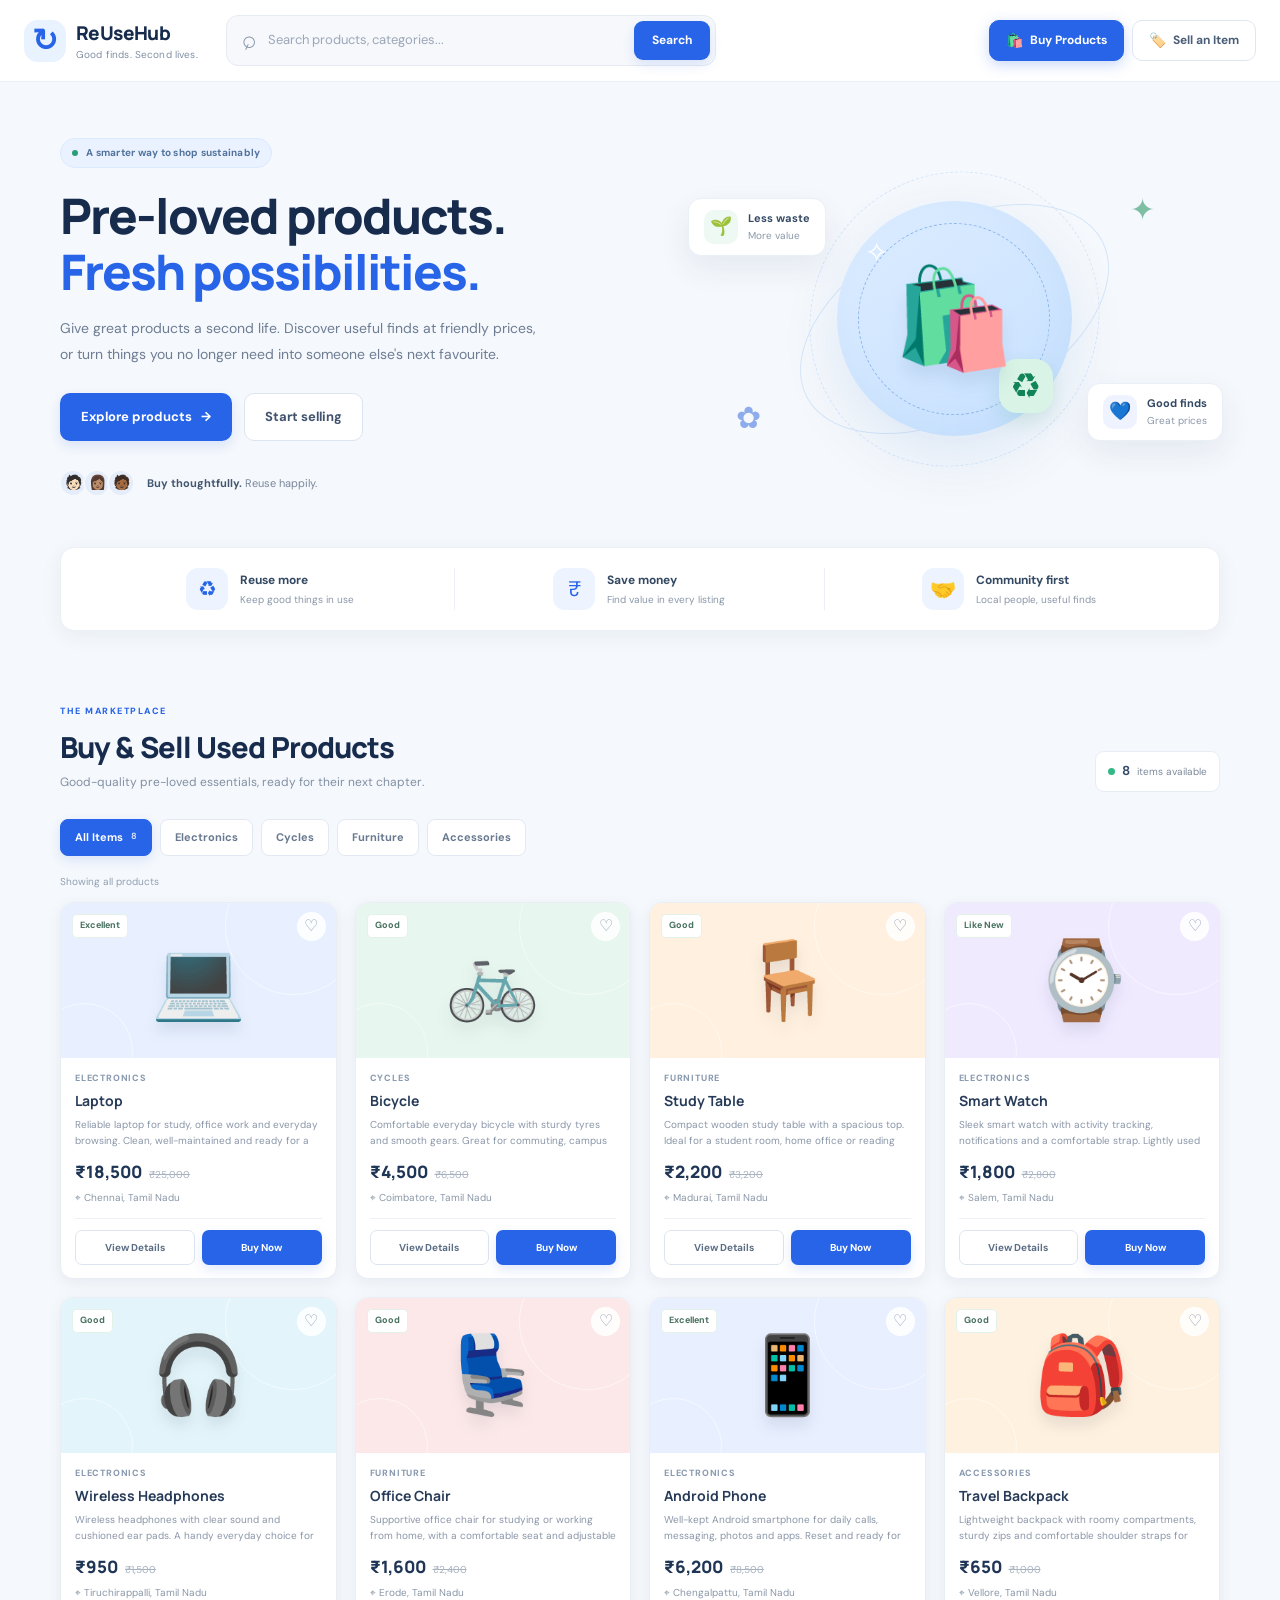
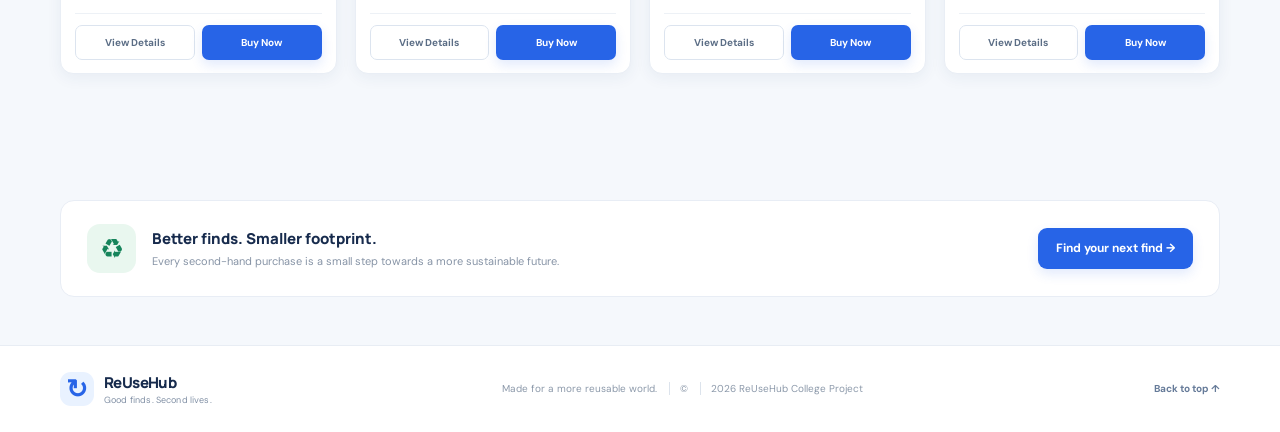
<file: index.html>
<!DOCTYPE html>
<html lang="en">
<head>
  <meta charset="UTF-8">
  <meta name="viewport" content="width=device-width, initial-scale=1.0">
  <meta name="description" content="ReUseHub — good finds, second lives. Buy and sell quality pre-loved products.">
  <title>ReUseHub | Buy Pre-Loved Products</title>
  <link rel="stylesheet" href="style.css?v=3">
</head>
<body data-page="buy">
  <header class="site-header">
    <div class="header-inner">
      <a class="brand" href="index.html" aria-label="ReUseHub home">
        <span class="brand-mark">↻</span>
        <span class="brand-copy"><strong>ReUseHub</strong><small>Good finds. Second lives.</small></span>
      </a>
      <form class="search-bar" id="searchForm" role="search">
        <span aria-hidden="true">⌕</span>
        <input id="searchInput" type="search" placeholder="Search products, categories..." aria-label="Search products">
        <button class="btn btn-primary search-button" type="submit">Search</button>
      </form>
      <nav class="header-nav" aria-label="Main navigation">
        <a class="nav-tab active" id="tabBuy" href="index.html">
          <span class="tab-icon">🛍️</span> Buy Products
        </a>
        <a class="nav-tab" id="tabSell" href="sell.html">
          <span class="tab-icon">🏷️</span> Sell an Item
        </a>
      </nav>
    </div>
  </header>

  <!-- ==================== BUY PRODUCTS PAGE ==================== -->
  <main id="pageBuy">
    <section class="hero container" id="home">
      <div class="hero-content">
        <span class="eyebrow"><span class="eyebrow-dot"></span> A smarter way to shop sustainably</span>
        <h1>Pre-loved products.<br><span>Fresh possibilities.</span></h1>
        <p>Give great products a second life. Discover useful finds at friendly prices, or turn things you no longer need into someone else's next favourite.</p>
        <div class="hero-actions">
          <a href="#products" class="btn btn-primary btn-large">Explore products <span>→</span></a>
          <a href="sell.html" class="btn btn-outline btn-large">Start selling</a>
        </div>
        <div class="hero-proof">
          <div class="proof-avatars"><span>🧑🏻</span><span>👩🏽</span><span>🧑🏾</span></div>
          <span><strong>Buy thoughtfully.</strong> Reuse happily.</span>
        </div>
      </div>
      <div class="hero-art" aria-label="Illustration of sustainable shopping">
        <div class="art-orbit orbit-one"></div><div class="art-orbit orbit-two"></div>
        <div class="art-leaf leaf-one">✦</div><div class="art-leaf leaf-two">✿</div>
        <div class="art-circle"><span class="art-spark">✧</span><span class="art-bag">🛍️</span><span class="art-recycle">♻</span></div>
        <div class="floating-card floating-top"><span class="float-icon">🌱</span><span><b>Less waste</b><small>More value</small></span></div>
        <div class="floating-card floating-bottom"><span class="float-icon">💙</span><span><b>Good finds</b><small>Great prices</small></span></div>
      </div>
    </section>

    <section class="benefit-strip container" aria-label="Marketplace benefits">
      <div><span class="benefit-icon">♻</span><span><b>Reuse more</b><small>Keep good things in use</small></span></div>
      <div><span class="benefit-icon">₹</span><span><b>Save money</b><small>Find value in every listing</small></span></div>
      <div><span class="benefit-icon">🤝</span><span><b>Community first</b><small>Local people, useful finds</small></span></div>
    </section>

    <section class="products-section container" id="products">
      <div class="section-heading">
        <div><span class="section-kicker">THE MARKETPLACE</span><h2>Buy &amp; Sell Used Products</h2><p>Good-quality pre-loved essentials, ready for their next chapter.</p></div>
        <div class="listing-count"><span class="count-dot"></span><strong id="productCount">8</strong> items available</div>
      </div>
      <div class="filter-row" role="group" aria-label="Filter products by category">
        <button class="filter-chip active" data-category="All Items" type="button">All Items <span class="chip-count" id="allCount">8</span></button>
        <button class="filter-chip" data-category="Electronics" type="button">Electronics</button>
        <button class="filter-chip" data-category="Cycles" type="button">Cycles</button>
        <button class="filter-chip" data-category="Furniture" type="button">Furniture</button>
        <button class="filter-chip" data-category="Accessories" type="button">Accessories</button>
      </div>
      <div class="results-meta"><span id="resultsLabel">Showing all products</span><button id="clearSearch" class="text-button" type="button" hidden>Clear search ×</button></div>
      <div class="product-grid" id="productGrid" aria-live="polite"></div>
      <div class="empty-state" id="emptyState" hidden><span>🔎</span><h3>No products found</h3><p>Try another keyword or choose a different category.</p><button class="btn btn-outline" id="resetFilters" type="button">Show all products</button></div>
    </section>

    <section class="bottom-cta container"><div class="cta-icon">♻</div><div><h3>Better finds. Smaller footprint.</h3><p>Every second-hand purchase is a small step towards a more sustainable future.</p></div><a href="#products" class="btn btn-primary">Find your next find →</a></section>
  </main>

  <footer class="site-footer">
    <div class="container footer-inner">
      <a class="brand footer-brand" href="index.html">
        <span class="brand-mark">↻</span>
        <span class="brand-copy"><strong>ReUseHub</strong><small>Good finds. Second lives.</small></span>
      </a>
      <p>Made for a more reusable world. <span>© <span id="year"></span> ReUseHub College Project</span></p>
      <a href="#home" class="back-top">Back to top ↑</a>
    </div>
  </footer>

  <!-- MODALS -->
  <div class="modal-backdrop" id="modalBackdrop" hidden>
    <section class="modal" role="dialog" aria-modal="true" aria-labelledby="modalTitle">
      <button class="modal-close" id="modalClose" type="button" aria-label="Close dialog">×</button>
      <div id="modalContent"></div>
    </section>
  </div>
  <div class="toast" id="toast" role="status" aria-live="polite"></div>

  <script src="script.js?v=3"></script>
</body>
</html>
</file>
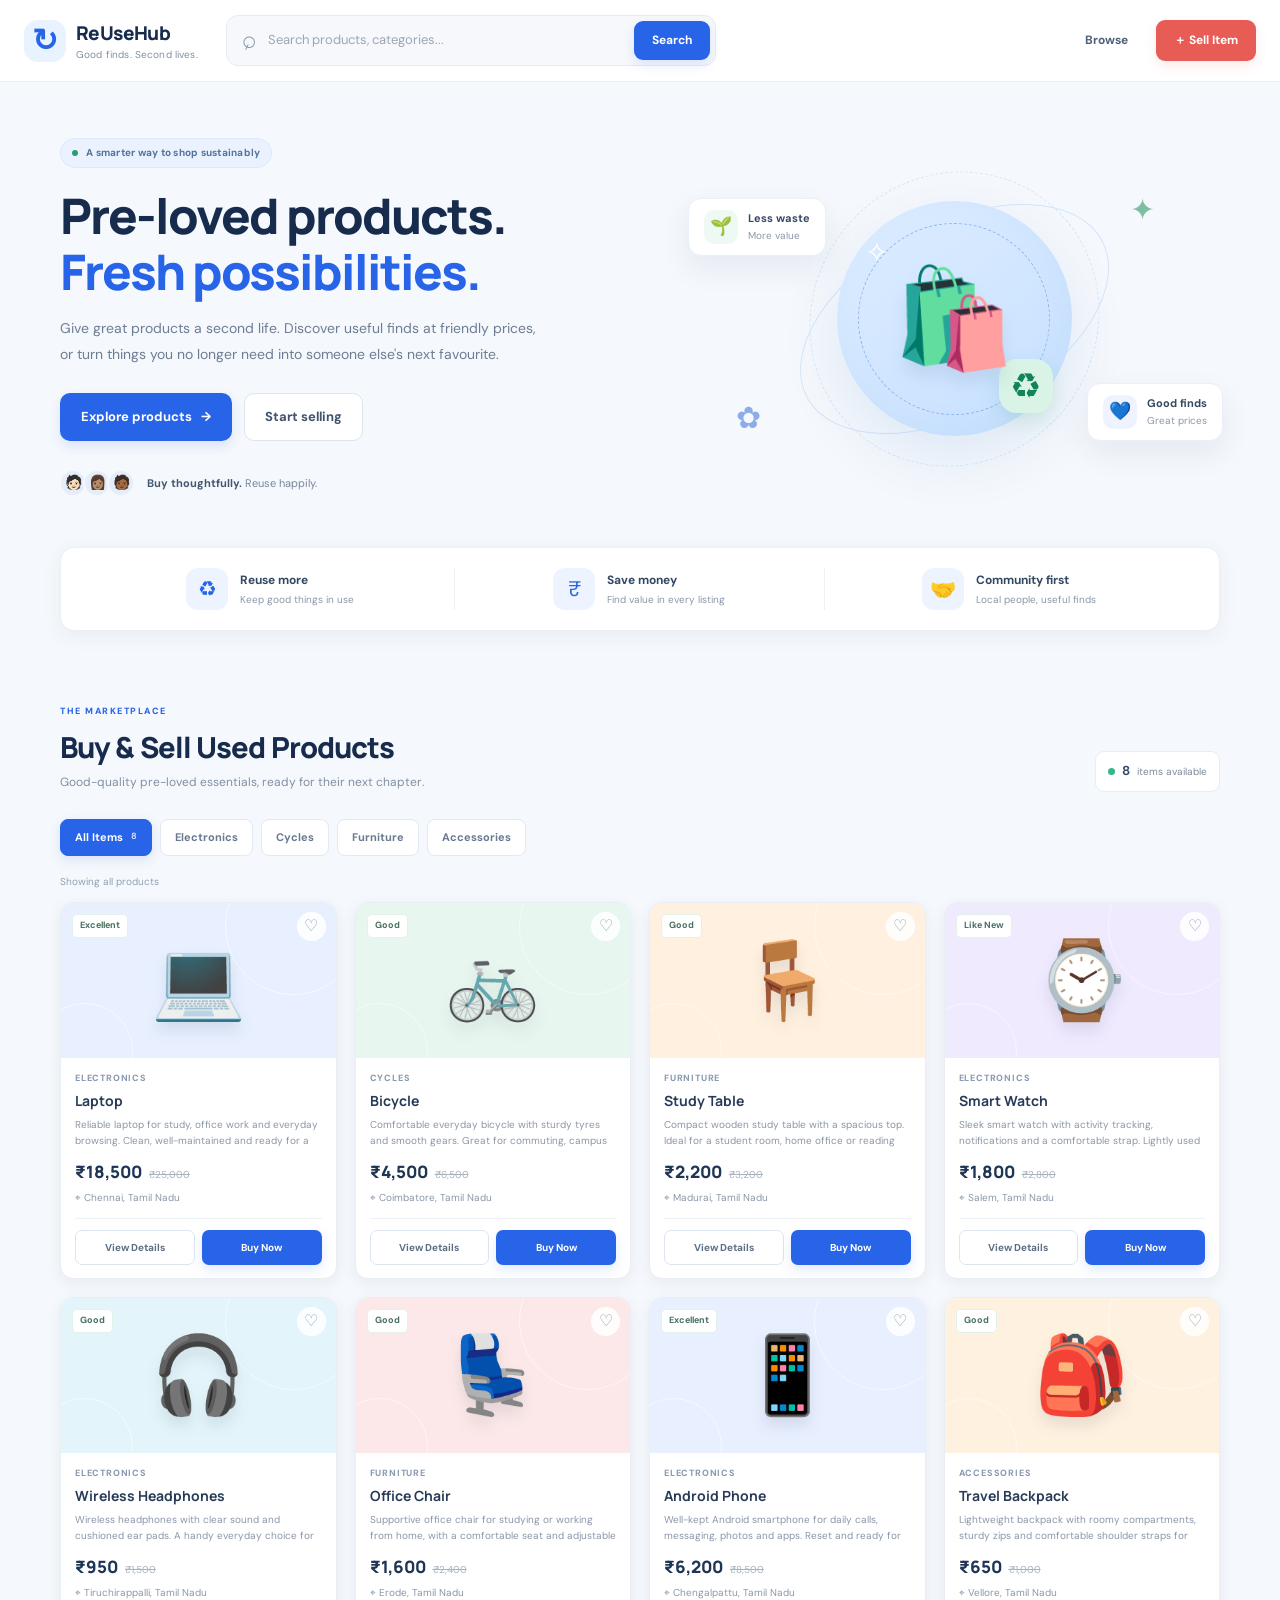
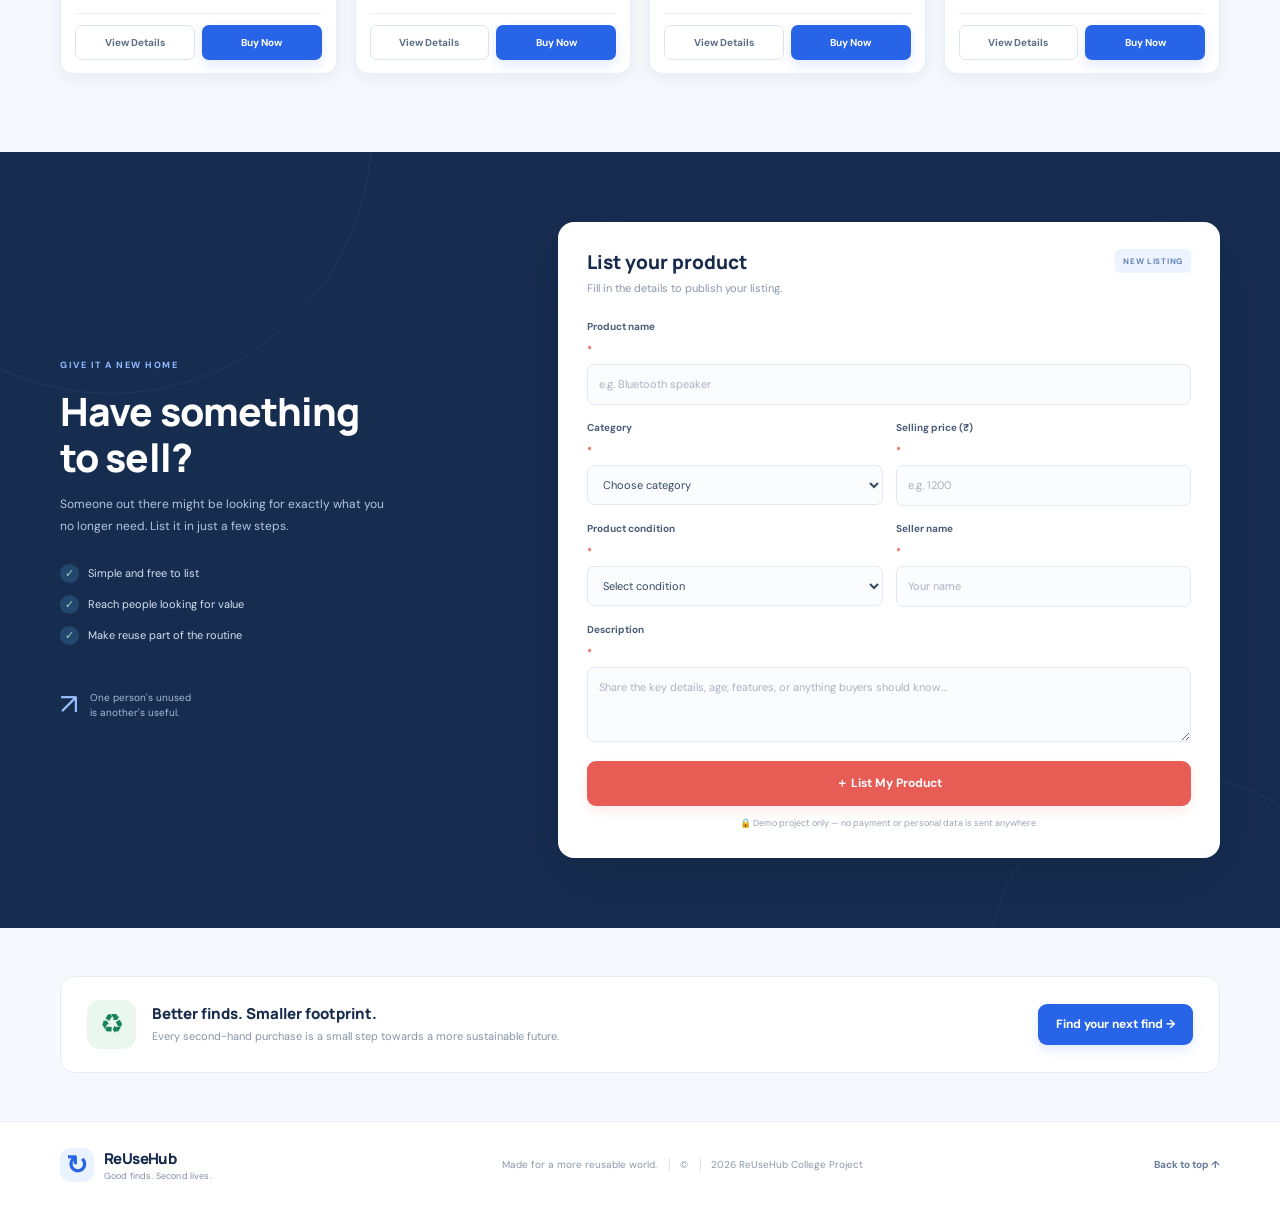
<file: backup_original/index.html>
<!DOCTYPE html>
<html lang="en">
<head>
  <meta charset="UTF-8">
  <meta name="viewport" content="width=device-width, initial-scale=1.0">
  <meta name="description" content="ReUseHub — good finds, second lives. Buy and sell quality pre-loved products.">
  <title>ReUseHub | Good finds. Second lives.</title>
  <link rel="stylesheet" href="style.css">
</head>
<body>
  <header class="site-header">
    <div class="header-inner">
      <a class="brand" href="#home" aria-label="ReUseHub home">
        <span class="brand-mark">↻</span>
        <span class="brand-copy"><strong>ReUseHub</strong><small>Good finds. Second lives.</small></span>
      </a>
      <form class="search-bar" id="searchForm" role="search">
        <span aria-hidden="true">⌕</span>
        <input id="searchInput" type="search" placeholder="Search products, categories..." aria-label="Search products">
        <button class="btn btn-primary search-button" type="submit">Search</button>
      </form>
      <nav class="header-actions" aria-label="Main navigation">
        <a class="btn btn-quiet" href="#products">Browse</a>
        <a class="btn btn-sell" href="#sell">＋ Sell Item</a>
      </nav>
    </div>
  </header>

  <main id="home">
    <section class="hero container">
      <div class="hero-content">
        <span class="eyebrow"><span class="eyebrow-dot"></span> A smarter way to shop sustainably</span>
        <h1>Pre-loved products.<br><span>Fresh possibilities.</span></h1>
        <p>Give great products a second life. Discover useful finds at friendly prices, or turn things you no longer need into someone else's next favourite.</p>
        <div class="hero-actions">
          <a href="#products" class="btn btn-primary btn-large">Explore products <span>→</span></a>
          <a href="#sell" class="btn btn-outline btn-large">Start selling</a>
        </div>
        <div class="hero-proof">
          <div class="proof-avatars"><span>🧑🏻</span><span>👩🏽</span><span>🧑🏾</span></div>
          <span><strong>Buy thoughtfully.</strong> Reuse happily.</span>
        </div>
      </div>
      <div class="hero-art" aria-label="Illustration of sustainable shopping">
        <div class="art-orbit orbit-one"></div><div class="art-orbit orbit-two"></div>
        <div class="art-leaf leaf-one">✦</div><div class="art-leaf leaf-two">✿</div>
        <div class="art-circle"><span class="art-spark">✧</span><span class="art-bag">🛍️</span><span class="art-recycle">♻</span></div>
        <div class="floating-card floating-top"><span class="float-icon">🌱</span><span><b>Less waste</b><small>More value</small></span></div>
        <div class="floating-card floating-bottom"><span class="float-icon">💙</span><span><b>Good finds</b><small>Great prices</small></span></div>
      </div>
    </section>

    <section class="benefit-strip container" aria-label="Marketplace benefits">
      <div><span class="benefit-icon">♻</span><span><b>Reuse more</b><small>Keep good things in use</small></span></div>
      <div><span class="benefit-icon">₹</span><span><b>Save money</b><small>Find value in every listing</small></span></div>
      <div><span class="benefit-icon">🤝</span><span><b>Community first</b><small>Local people, useful finds</small></span></div>
    </section>

    <section class="products-section container" id="products">
      <div class="section-heading">
        <div><span class="section-kicker">THE MARKETPLACE</span><h2>Buy &amp; Sell Used Products</h2><p>Good-quality pre-loved essentials, ready for their next chapter.</p></div>
        <div class="listing-count"><span class="count-dot"></span><strong id="productCount">8</strong> items available</div>
      </div>
      <div class="filter-row" role="group" aria-label="Filter products by category">
        <button class="filter-chip active" data-category="All Items" type="button">All Items <span class="chip-count" id="allCount">8</span></button>
        <button class="filter-chip" data-category="Electronics" type="button">Electronics</button>
        <button class="filter-chip" data-category="Cycles" type="button">Cycles</button>
        <button class="filter-chip" data-category="Furniture" type="button">Furniture</button>
        <button class="filter-chip" data-category="Accessories" type="button">Accessories</button>
      </div>
      <div class="results-meta"><span id="resultsLabel">Showing all products</span><button id="clearSearch" class="text-button" type="button" hidden>Clear search ×</button></div>
      <div class="product-grid" id="productGrid" aria-live="polite"></div>
      <div class="empty-state" id="emptyState" hidden><span>🔎</span><h3>No products found</h3><p>Try another keyword or choose a different category.</p><button class="btn btn-outline" id="resetFilters" type="button">Show all products</button></div>
    </section>

    <section class="sell-section" id="sell">
      <div class="container sell-layout">
        <div class="sell-intro">
          <span class="section-kicker light-kicker">GIVE IT A NEW HOME</span>
          <h2>Have something<br>to sell?</h2>
          <p>Someone out there might be looking for exactly what you no longer need. List it in just a few steps.</p>
          <div class="sell-points"><div><span>✓</span> Simple and free to list</div><div><span>✓</span> Reach people looking for value</div><div><span>✓</span> Make reuse part of the routine</div></div>
          <div class="sell-decoration">↗ <span>One person's unused<br>is another's useful.</span></div>
        </div>
        <form class="sell-form" id="sellForm">
          <div class="form-heading"><div><h3>List your product</h3><p>Fill in the details to publish your listing.</p></div><span class="form-step">NEW LISTING</span></div>
          <div class="form-grid">
            <label class="field full">Product name <span>*</span><input name="name" required maxlength="70" placeholder="e.g. Bluetooth speaker"></label>
            <label class="field">Category <span>*</span><select name="category" required><option value="">Choose category</option><option>Electronics</option><option>Cycles</option><option>Furniture</option><option>Accessories</option></select></label>
            <label class="field">Selling price (₹) <span>*</span><input name="price" type="number" min="1" step="1" required placeholder="e.g. 1200"></label>
            <label class="field">Product condition <span>*</span><select name="condition" required><option value="">Select condition</option><option>Like New</option><option>Excellent</option><option>Good</option><option>Fair</option></select></label>
            <label class="field">Seller name <span>*</span><input name="seller" required maxlength="60" placeholder="Your name"></label>
            <label class="field full">Description <span>*</span><textarea name="description" required rows="3" maxlength="350" placeholder="Share the key details, age, features, or anything buyers should know..."></textarea></label>
          </div>
          <button class="btn btn-sell form-submit" type="submit">＋ List My Product</button>
          <p class="form-note">🔒 Demo project only — no payment or personal data is sent anywhere.</p>
          <p class="form-message" id="sellMessage" role="status" hidden></p>
        </form>
      </div>
    </section>
    <section class="bottom-cta container"><div class="cta-icon">♻</div><div><h3>Better finds. Smaller footprint.</h3><p>Every second-hand purchase is a small step towards a more sustainable future.</p></div><a href="#products" class="btn btn-primary">Find your next find →</a></section>
  </main>

  <footer class="site-footer"><div class="container footer-inner"><a class="brand footer-brand" href="#home"><span class="brand-mark">↻</span><span class="brand-copy"><strong>ReUseHub</strong><small>Good finds. Second lives.</small></span></a><p>Made for a more reusable world. <span>© <span id="year"></span> ReUseHub College Project</span></p><a href="#home" class="back-top">Back to top ↑</a></div></footer>

  <div class="modal-backdrop" id="modalBackdrop" hidden>
    <section class="modal" role="dialog" aria-modal="true" aria-labelledby="modalTitle">
      <button class="modal-close" id="modalClose" type="button" aria-label="Close dialog">×</button>
      <div id="modalContent"></div>
    </section>
  </div>
  <div class="toast" id="toast" role="status" aria-live="polite"></div>
  <script src="script.js"></script>
</body>
</html>
</file>
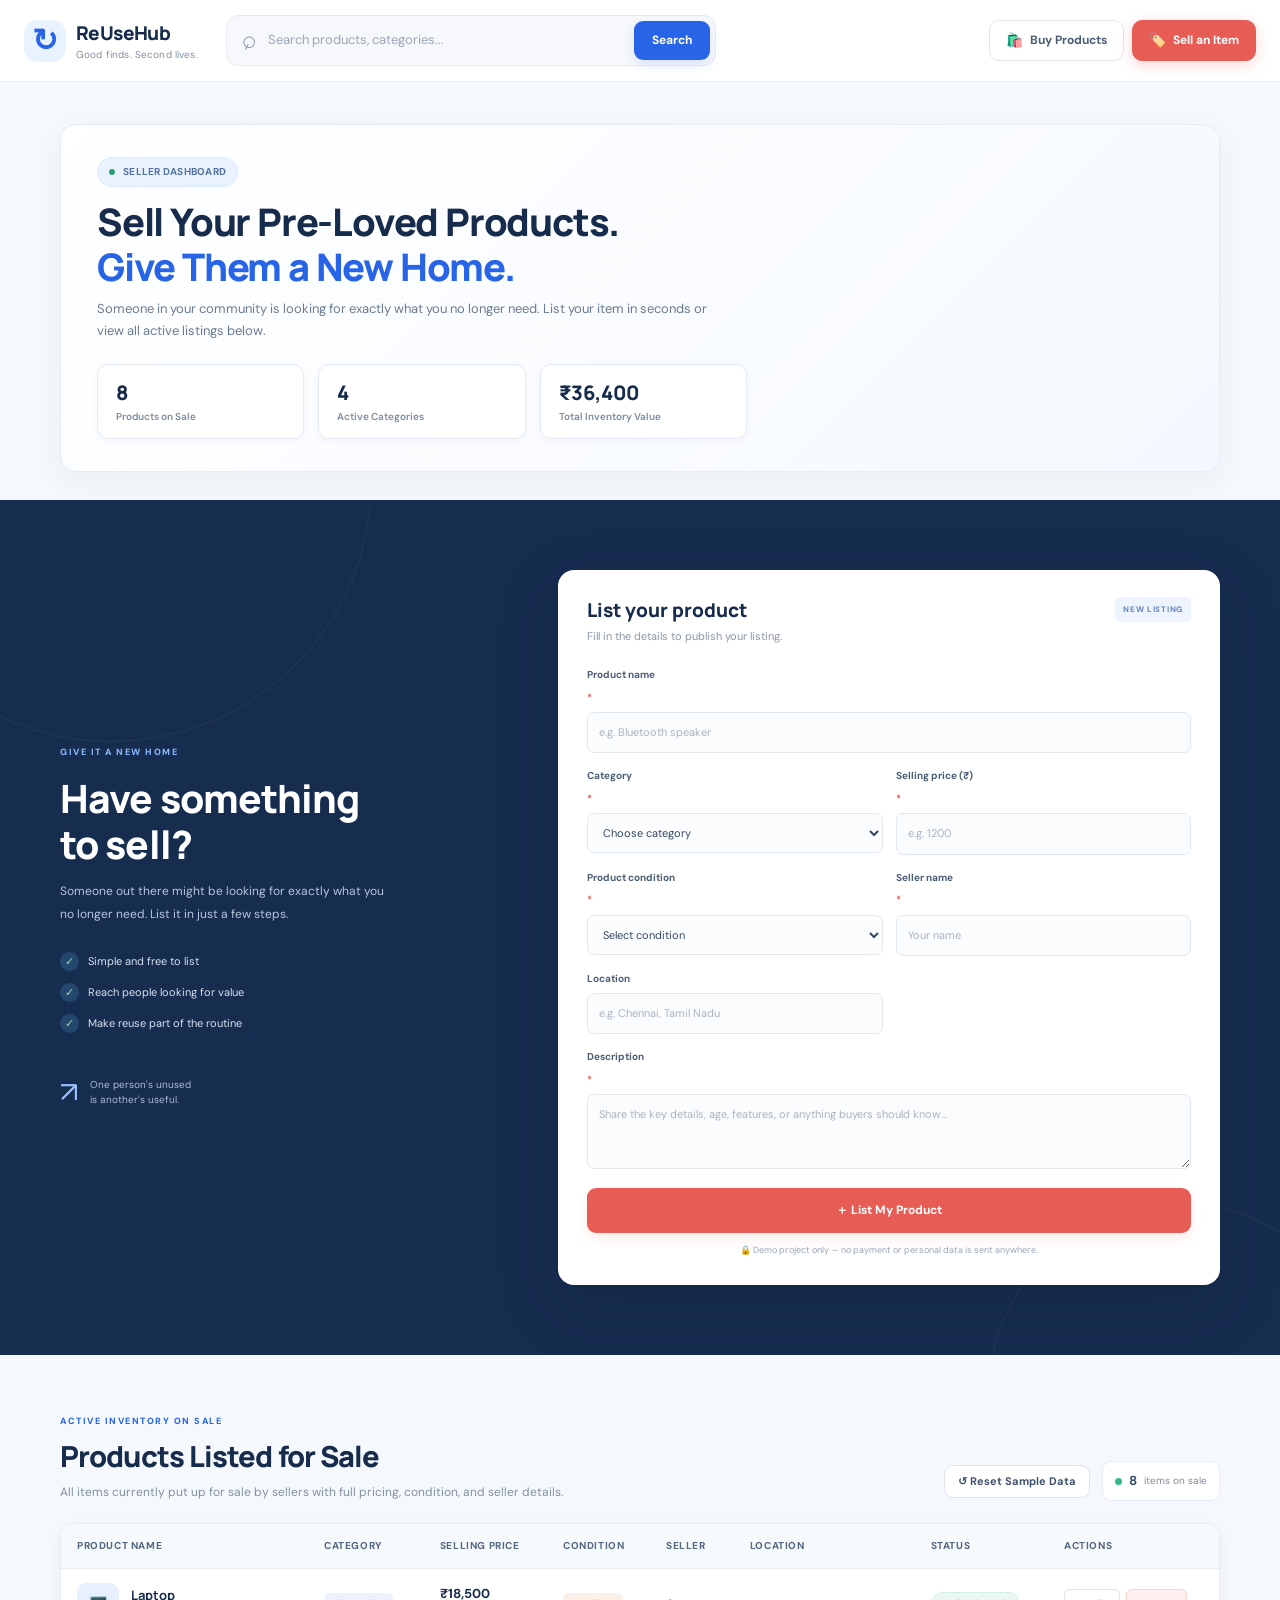
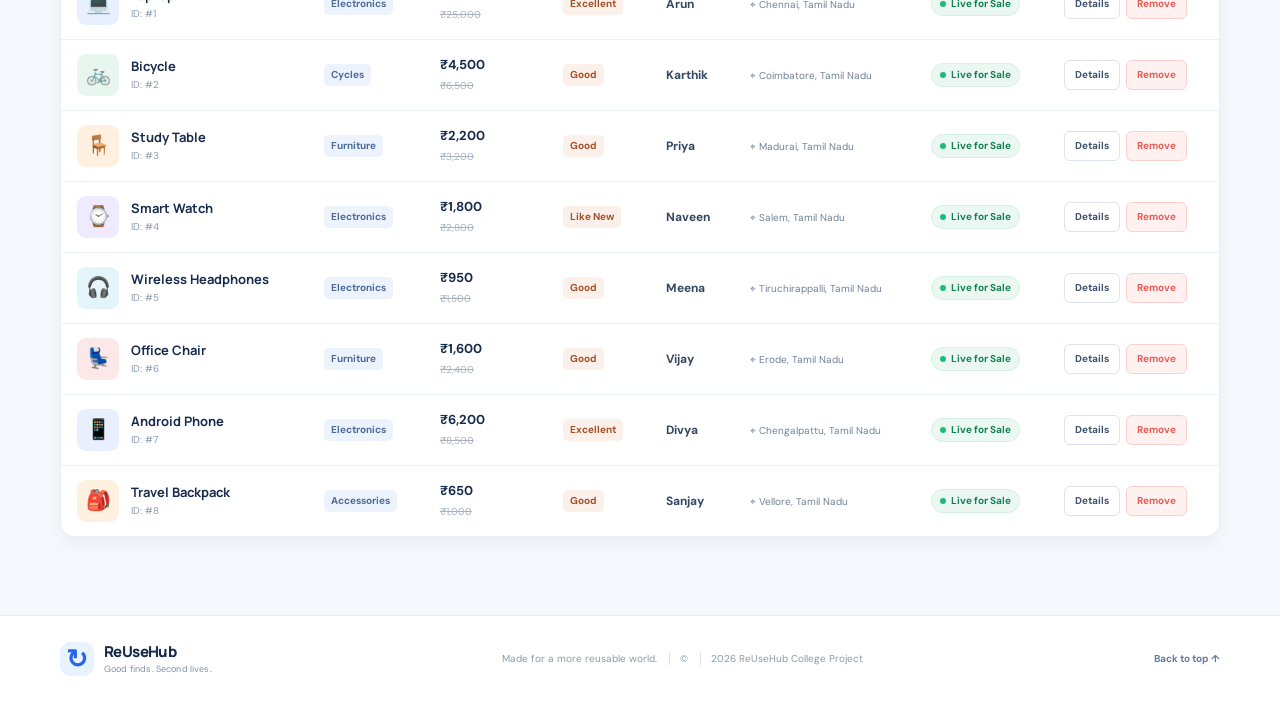
<file: sell.html>
<!DOCTYPE html>
<html lang="en">
<head>
  <meta charset="UTF-8">
  <meta name="viewport" content="width=device-width, initial-scale=1.0">
  <meta name="description" content="ReUseHub — Sell pre-loved products and manage active listings.">
  <title>ReUseHub | Sell Pre-Loved Products</title>
  <link rel="stylesheet" href="style.css?v=3">
</head>
<body data-page="sell">
  <header class="site-header">
    <div class="header-inner">
      <a class="brand" href="index.html" aria-label="ReUseHub home">
        <span class="brand-mark">↻</span>
        <span class="brand-copy"><strong>ReUseHub</strong><small>Good finds. Second lives.</small></span>
      </a>
      <form class="search-bar" id="searchForm" role="search">
        <span aria-hidden="true">⌕</span>
        <input id="searchInput" type="search" placeholder="Search products, categories..." aria-label="Search products">
        <button class="btn btn-primary search-button" type="submit">Search</button>
      </form>
      <nav class="header-nav" aria-label="Main navigation">
        <a class="nav-tab" id="tabBuy" href="index.html">
          <span class="tab-icon">🛍️</span> Buy Products
        </a>
        <a class="nav-tab active-sell active" id="tabSell" href="sell.html">
          <span class="tab-icon">🏷️</span> Sell an Item
        </a>
      </nav>
    </div>
  </header>

  <!-- ==================== SELL PRODUCTS PAGE ==================== -->
  <main id="pageSell">
    <section class="sell-hero container">
      <div class="sell-hero-inner">
        <span class="eyebrow"><span class="eyebrow-dot"></span> SELLER DASHBOARD</span>
        <h1>Sell Your Pre-Loved Products.<br><span>Give Them a New Home.</span></h1>
        <p>Someone in your community is looking for exactly what you no longer need. List your item in seconds or view all active listings below.</p>
        <div class="sell-stats-row">
          <div class="sell-stat-card">
            <span class="stat-num" id="sellerCountTotal">8</span>
            <span class="stat-lbl">Products on Sale</span>
          </div>
          <div class="sell-stat-card">
            <span class="stat-num" id="sellerCategoriesTotal">4</span>
            <span class="stat-lbl">Active Categories</span>
          </div>
          <div class="sell-stat-card">
            <span class="stat-num" id="sellerValueTotal">₹36,300</span>
            <span class="stat-lbl">Total Inventory Value</span>
          </div>
        </div>
      </div>
    </section>

    <!-- SELL FORM (Exact form matching record output) -->
    <section class="sell-section" id="sell">
      <div class="container sell-layout">
        <div class="sell-intro">
          <span class="section-kicker light-kicker">GIVE IT A NEW HOME</span>
          <h2>Have something<br>to sell?</h2>
          <p>Someone out there might be looking for exactly what you no longer need. List it in just a few steps.</p>
          <div class="sell-points">
            <div><span>✓</span> Simple and free to list</div>
            <div><span>✓</span> Reach people looking for value</div>
            <div><span>✓</span> Make reuse part of the routine</div>
          </div>
          <div class="sell-decoration">↗ <span>One person's unused<br>is another's useful.</span></div>
        </div>
        <form class="sell-form" id="sellForm">
          <div class="form-heading">
            <div>
              <h3>List your product</h3>
              <p>Fill in the details to publish your listing.</p>
            </div>
            <span class="form-step">NEW LISTING</span>
          </div>
          <div class="form-grid">
            <label class="field full">Product name <span>*</span>
              <input name="name" required maxlength="70" placeholder="e.g. Bluetooth speaker">
            </label>
            <label class="field">Category <span>*</span>
              <select name="category" required>
                <option value="">Choose category</option>
                <option>Electronics</option>
                <option>Cycles</option>
                <option>Furniture</option>
                <option>Accessories</option>
              </select>
            </label>
            <label class="field">Selling price (₹) <span>*</span>
              <input name="price" type="number" min="1" step="1" required placeholder="e.g. 1200">
            </label>
            <label class="field">Product condition <span>*</span>
              <select name="condition" required>
                <option value="">Select condition</option>
                <option>Like New</option>
                <option>Excellent</option>
                <option>Good</option>
                <option>Fair</option>
              </select>
            </label>
            <label class="field">Seller name <span>*</span>
              <input name="seller" required maxlength="60" placeholder="Your name">
            </label>
            <label class="field">Location
              <input name="location" maxlength="60" placeholder="e.g. Chennai, Tamil Nadu">
            </label>
            <label class="field full">Description <span>*</span>
              <textarea name="description" required rows="3" maxlength="350" placeholder="Share the key details, age, features, or anything buyers should know..."></textarea>
            </label>
          </div>
          <button class="btn btn-sell form-submit" type="submit">＋ List My Product</button>
          <p class="form-note">🔒 Demo project only — no payment or personal data is sent anywhere.</p>
          <p class="form-message" id="sellMessage" role="status" hidden></p>
        </form>
      </div>
    </section>

    <!-- ACTIVE LISTINGS TABLE (Products already put up for sale) -->
    <section class="listed-items-section container" id="listedProductsSection">
      <div class="section-heading">
        <div>
          <span class="section-kicker">ACTIVE INVENTORY ON SALE</span>
          <h2>Products Listed for Sale</h2>
          <p>All items currently put up for sale by sellers with full pricing, condition, and seller details.</p>
        </div>
        <div class="sell-inventory-actions">
          <button class="btn btn-outline btn-small" id="btnResetDemo" type="button" title="Reset sample products to original state">↺ Reset Sample Data</button>
          <div class="listing-count"><span class="count-dot"></span><strong id="sellListCount">8</strong> items on sale</div>
        </div>
      </div>

      <div class="seller-table-wrap">
        <table class="seller-table">
          <thead>
            <tr>
              <th>Product Name</th>
              <th>Category</th>
              <th>Selling Price</th>
              <th>Condition</th>
              <th>Seller</th>
              <th>Location</th>
              <th>Status</th>
              <th>Actions</th>
            </tr>
          </thead>
          <tbody id="sellerTableBody">
            <!-- Dynamically populated -->
          </tbody>
        </table>
      </div>
      <div class="seller-empty" id="sellerEmptyState" hidden>
        <span>📦</span>
        <h3>No products currently listed for sale</h3>
        <p>Use the form above to list your first pre-loved item!</p>
      </div>
    </section>
  </main>

  <footer class="site-footer">
    <div class="container footer-inner">
      <a class="brand footer-brand" href="index.html">
        <span class="brand-mark">↻</span>
        <span class="brand-copy"><strong>ReUseHub</strong><small>Good finds. Second lives.</small></span>
      </a>
      <p>Made for a more reusable world. <span>© <span id="year"></span> ReUseHub College Project</span></p>
      <a href="#sell" class="back-top">Back to top ↑</a>
    </div>
  </footer>

  <!-- MODALS -->
  <div class="modal-backdrop" id="modalBackdrop" hidden>
    <section class="modal" role="dialog" aria-modal="true" aria-labelledby="modalTitle">
      <button class="modal-close" id="modalClose" type="button" aria-label="Close dialog">×</button>
      <div id="modalContent"></div>
    </section>
  </div>
  <div class="toast" id="toast" role="status" aria-live="polite"></div>

  <script src="script.js?v=3"></script>
</body>
</html>
</file>
<file: style.css>
@import url('https://fonts.googleapis.com/css2?family=DM+Sans:wght@400;500;600;700&family=Manrope:wght@400;500;600;700;800&display=swap');
:root{--blue:#2764e7;--blue-dark:#1d4fc2;--navy:#172b4d;--ink:#20304a;--muted:#738198;--line:#e5eaf2;--bg:#f5f8fc;--red:#e85c56;--green:#16845b;--shadow:0 12px 32px rgba(28,53,94,.07)}
*{box-sizing:border-box}html{scroll-behavior:smooth;scroll-padding-top:90px}body{margin:0;background:var(--bg);color:var(--ink);font-family:'DM Sans',Arial,sans-serif;font-size:14px;line-height:1.55}button,input,select,textarea{font:inherit}button,a{-webkit-tap-highlight-color:transparent}a{color:inherit;text-decoration:none}.container{width:min(1160px,calc(100% - 48px));margin-inline:auto}
.site-header{height:82px;background:rgba(255,255,255,.96);border-bottom:1px solid #eaf0f7;position:sticky;top:0;z-index:20;backdrop-filter:blur(14px)}.header-inner{width:min(1240px,calc(100% - 48px));height:100%;margin:auto;display:flex;align-items:center;gap:28px}.brand{display:flex;align-items:center;gap:10px;flex-shrink:0}.brand-mark{display:grid;place-items:center;width:42px;height:42px;background:#e9f2ff;color:var(--blue);font-size:31px;font-weight:700;border-radius:14px;line-height:1}.brand-copy{display:flex;flex-direction:column;line-height:1.3}.brand-copy strong{font:800 19px Manrope,sans-serif;letter-spacing:-.6px;color:var(--navy)}.brand-copy small{font-size:10px;color:#8190a5;letter-spacing:.15px;margin-top:2px}.search-bar{display:flex;align-items:center;gap:10px;max-width:490px;flex:1;background:#f6f8fb;border:1px solid #e6ebf3;border-radius:12px;padding:5px 5px 5px 14px;color:#8b99ad}.search-bar>span{font-size:25px;transform:rotate(-20deg)}.search-bar input{width:100%;min-width:0;border:0;outline:0;background:transparent;color:var(--ink);font-size:13px}.search-bar input::placeholder{color:#9ba7b8}.header-actions{margin-left:auto;display:flex;align-items:center;gap:10px}.btn{display:inline-flex;align-items:center;justify-content:center;gap:9px;padding:10px 17px;border:1px solid transparent;border-radius:9px;font-weight:700;font-size:12px;cursor:pointer;transition:transform .18s,background .18s,box-shadow .18s;text-align:center}.btn:hover{transform:translateY(-1px)}.btn-primary{background:var(--blue);color:white;box-shadow:0 5px 12px #2764e722}.btn-primary:hover{background:var(--blue-dark)}.btn-quiet{background:transparent;color:#4f607a}.btn-quiet:hover{background:#f2f6fc}.btn-sell{background:var(--red);color:white;box-shadow:0 5px 12px #e85c5620}.btn-sell:hover{background:#d84d48}.btn-outline{border-color:#dce4ef;color:#40526e;background:white}.btn-outline:hover{border-color:#9bb8ee;background:#f8fbff}.search-button{padding:9px 17px}.btn-large{padding:13px 20px;font-size:13px;border-radius:10px}
.hero{min-height:410px;display:grid;grid-template-columns:1.05fr .95fr;align-items:center;padding-top:48px;padding-bottom:40px;gap:40px}.hero-content{padding:8px 0 10px}.eyebrow{display:inline-flex;align-items:center;gap:8px;color:#52739c;background:#eaf2ff;border:1px solid #dbe9ff;border-radius:30px;padding:6px 11px;font-size:10px;font-weight:700;letter-spacing:.25px}.eyebrow-dot{width:6px;height:6px;background:#2a9d75;border-radius:50%}.hero h1{font:800 clamp(35px,4vw,49px)/1.16 Manrope,sans-serif;letter-spacing:-2px;color:var(--navy);margin:20px 0 15px}.hero h1 span{color:var(--blue)}.hero-content>p{max-width:485px;color:#6e7d93;font-size:14px;line-height:1.85;margin:0}.hero-actions{display:flex;gap:12px;margin-top:25px}.hero-proof{display:flex;align-items:center;gap:12px;margin-top:28px;color:#78869b;font-size:11px}.hero-proof strong{color:#435671}.proof-avatars{display:flex;padding-left:3px}.proof-avatars span{display:grid;place-items:center;width:28px;height:28px;border:2px solid var(--bg);border-radius:50%;background:#e4edf9;font-size:14px;margin-left:-4px}.hero-art{height:315px;position:relative;display:grid;place-items:center;isolation:isolate}.art-circle{position:relative;width:235px;height:235px;display:grid;place-items:center;border-radius:50%;background:linear-gradient(145deg,#dcecff,#c8e1ff);box-shadow:inset -10px -12px 28px #a9cdf02e,0 22px 55px #4b87cb22}.art-circle:before{content:"";position:absolute;width:190px;height:190px;border:1px dashed #8eb7ed;border-radius:50%}.art-bag{font-size:98px;filter:drop-shadow(0 12px 8px #446d9b20);z-index:1}.art-recycle{position:absolute;right:19px;bottom:23px;display:grid;place-items:center;width:54px;height:54px;border-radius:18px;background:#d9f4e6;color:#13845a;font-size:35px;box-shadow:0 8px 20px #1c976322}.art-spark{position:absolute;top:30px;left:28px;color:#fff;font-size:28px}.art-orbit{position:absolute;border:1px solid #d5e5f9;border-radius:50%;transform:rotate(-28deg)}.orbit-one{width:335px;height:190px}.orbit-two{width:285px;height:300px;transform:rotate(35deg);border-style:dashed}.art-leaf{position:absolute;color:#7ebfa3;font-size:30px}.leaf-one{top:26px;right:65px}.leaf-two{bottom:35px;left:48px;color:#8eaceb}.floating-card{position:absolute;display:flex;align-items:center;gap:10px;padding:11px 15px;background:#fff;border:1px solid #eaf0f7;border-radius:13px;box-shadow:0 12px 30px #2d4d7415}.floating-card b,.floating-card small{display:block}.floating-card b{font-size:11px;color:#344963}.floating-card small{font-size:10px;color:#8b98aa;margin-top:1px}.float-icon{display:grid;place-items:center;width:34px;height:34px;border-radius:10px;background:#eef9f3;font-size:18px}.floating-top{top:37px;left:0}.floating-bottom{right:-3px;bottom:35px}.floating-bottom .float-icon{background:#eef3ff}
.benefit-strip{display:grid;grid-template-columns:repeat(3,1fr);background:white;border:1px solid #eaf0f6;border-radius:14px;box-shadow:0 5px 20px #294b7710;padding:20px 25px;margin-bottom:68px}.benefit-strip>div{display:flex;align-items:center;justify-content:center;gap:12px;border-right:1px solid #edf1f6}.benefit-strip>div:last-child{border:0}.benefit-icon{display:grid;place-items:center;width:42px;height:42px;background:#edf4ff;color:var(--blue);font-size:21px;border-radius:12px}.benefit-strip b,.benefit-strip small{display:block}.benefit-strip b{font-size:12px;color:#334862}.benefit-strip small{font-size:10px;color:#8a97a9;margin-top:2px}
.products-section{padding-bottom:78px}.section-heading{display:flex;align-items:flex-end;justify-content:space-between;gap:20px}.section-kicker{font-size:9px;letter-spacing:1.5px;font-weight:800;color:var(--blue)}h2{font:800 29px/1.25 Manrope,sans-serif;letter-spacing:-.9px;color:var(--navy);margin:8px 0}.section-heading p{color:#8290a3;margin:7px 0 0;font-size:12px}.listing-count{display:flex;align-items:center;gap:7px;background:#fff;border:1px solid #e8edf5;border-radius:9px;padding:9px 12px;color:#7c899b;font-size:10px;white-space:nowrap}.listing-count strong{color:#354c6c;font-size:13px}.count-dot{width:7px;height:7px;border-radius:50%;background:#35b887}.filter-row{display:flex;gap:8px;flex-wrap:wrap;margin:27px 0 18px}.filter-chip{display:flex;align-items:center;gap:8px;padding:9px 14px;border:1px solid #e2e9f2;background:white;color:#687990;border-radius:8px;font-size:11px;font-weight:700;cursor:pointer;transition:.2s}.filter-chip:hover{border-color:#b5caf2;color:var(--blue)}.filter-chip.active{background:var(--blue);border-color:var(--blue);color:white;box-shadow:0 4px 12px #2764e722}.chip-count{font-size:9px;opacity:.8}.results-meta{display:flex;justify-content:space-between;color:#91a0b3;font-size:10px;margin-bottom:13px}.text-button{background:none;border:0;color:var(--blue);font-weight:700;cursor:pointer}.product-grid{display:grid;grid-template-columns:repeat(4,minmax(0,1fr));gap:18px}.product-card{min-width:0;overflow:hidden;background:white;border:1px solid #e9eef5;border-radius:13px;box-shadow:0 4px 15px #233f6810;transition:transform .2s,box-shadow .2s}.product-card:hover{transform:translateY(-4px);box-shadow:0 12px 28px #233f6817}.product-visual{height:155px;position:relative;display:grid;place-items:center;overflow:hidden;background:var(--visual-bg,#edf3fc)}.product-visual:before,.product-visual:after{content:"";position:absolute;border-radius:50%;border:1px solid #ffffff80}.product-visual:before{width:135px;height:135px;right:-26px;top:-45px}.product-visual:after{width:95px;height:95px;left:-25px;bottom:-42px}.product-emoji{font-size:76px;filter:drop-shadow(0 9px 7px #293b561b);z-index:1;transition:transform .25s}.product-card:hover .product-emoji{transform:scale(1.07) rotate(-3deg)}.condition-badge{position:absolute;top:11px;left:11px;z-index:2;background:#fff;color:#47705e;border:1px solid #e3f2e9;border-radius:5px;padding:4px 7px;font-size:9px;font-weight:700}.heart-button{position:absolute;right:10px;top:9px;width:29px;height:29px;border:1px solid #ffffffb5;border-radius:50%;background:#ffffffd9;color:#8a9bb0;font-size:16px;cursor:pointer;z-index:2}.heart-button.liked{color:#e85c56;background:#fff0ef}.product-body{padding:14px 14px 13px}.product-category{font-size:9px;font-weight:800;text-transform:uppercase;letter-spacing:.8px;color:#8a9ab0}.product-title{font:700 14px Manrope,sans-serif;color:#273b59;margin:5px 0 7px;white-space:nowrap;overflow:hidden;text-overflow:ellipsis}.product-description{font-size:10px;line-height:1.6;color:#8a96a8;height:32px;overflow:hidden;margin:0 0 11px}.price-line{display:flex;align-items:baseline;gap:7px;margin-bottom:7px}.price{font:800 17px Manrope,sans-serif;color:#1f3555}.old-price{font-size:10px;color:#a8b2c0;text-decoration:line-through}.product-location{font-size:10px;color:#8a97a8;display:flex;align-items:center;gap:4px;padding-bottom:12px;border-bottom:1px solid #edf1f6}.card-actions{display:flex;gap:7px;margin-top:11px}.card-actions .btn{flex:1;padding:9px 5px;font-size:10px;border-radius:7px}.card-actions .btn-outline{color:#5b6d85}.empty-state{padding:55px 15px;text-align:center;background:white;border:1px dashed #d8e2ef;border-radius:14px}.empty-state>span{font-size:34px}.empty-state h3{font:700 18px Manrope;color:var(--navy);margin:10px 0 4px}.empty-state p{color:#8592a5;font-size:12px;margin:0 0 18px}
.sell-section{background:#172d50;position:relative;overflow:hidden;padding:70px 0}.sell-section:before{content:"";position:absolute;width:520px;height:520px;border:1px solid #ffffff0e;border-radius:50%;top:-280px;left:-150px}.sell-section:after{content:"";position:absolute;width:380px;height:380px;border:1px solid #ffffff0e;border-radius:50%;bottom:-230px;right:-90px}.sell-layout{display:grid;grid-template-columns:.78fr 1.22fr;gap:75px;align-items:center;position:relative;z-index:1}.light-kicker{color:#8db8ff}.sell-intro h2{font-size:39px;line-height:1.18;color:white;margin:13px 0}.sell-intro>p{color:#b6c5dc;font-size:12px;line-height:1.9;max-width:340px}.sell-points{display:grid;gap:12px;margin-top:26px;color:#d5e0f0;font-size:11px}.sell-points div{display:flex;align-items:center;gap:9px}.sell-points span{display:grid;place-items:center;width:19px;height:19px;background:#24476d;color:#9bd7b7;border-radius:50%;font-size:11px}.sell-decoration{display:flex;align-items:center;gap:12px;margin-top:37px;color:#9abfff;font-size:29px}.sell-decoration span{font-size:10px;line-height:1.5;color:#a9bad3}.sell-form{background:white;border-radius:16px;padding:27px 29px;box-shadow:0 20px 60px #07172d38}.form-heading{display:flex;align-items:flex-start;justify-content:space-between;gap:10px;margin-bottom:22px}.form-heading h3{font:800 19px Manrope;color:var(--navy);margin:0}.form-heading p{font-size:11px;color:#8a97a9;margin:5px 0 0}.form-step{font-size:8px;letter-spacing:.7px;font-weight:800;color:#6486bd;background:#eef4ff;padding:6px 8px;border-radius:5px;white-space:nowrap}.form-grid{display:grid;grid-template-columns:1fr 1fr;gap:15px 13px}.field{display:flex;flex-direction:column;gap:7px;font-size:10px;color:#4c5e77;font-weight:700}.field>span{color:var(--red);display:inline}.field input,.field select,.field textarea{width:100%;border:1px solid #e1e8f1;border-radius:7px;padding:11px 11px;outline:0;background:#fbfcfe;color:#344862;font-size:11px;font-weight:400;transition:border .2s,box-shadow .2s}.field input:focus,.field select:focus,.field textarea:focus{border-color:#83a9f4;box-shadow:0 0 0 3px #2764e712}.field textarea{resize:vertical;min-height:75px}.field input::placeholder,.field textarea::placeholder{color:#a9b3c1}.full{grid-column:1/-1}.form-submit{width:100%;margin-top:19px;padding:12px}.form-note{font-size:9px;color:#98a4b4;text-align:center;margin:11px 0 0}.form-message{font-size:11px;color:#16845b;background:#eaf8f1;padding:9px 11px;border-radius:7px;margin:12px 0 0}
.bottom-cta{display:flex;align-items:center;gap:16px;background:#fff;border:1px solid #e8edf5;border-radius:14px;padding:23px 26px;margin-top:48px;margin-bottom:48px}.cta-icon{display:grid;place-items:center;width:49px;height:49px;flex-shrink:0;background:#e9f7ef;color:#16845b;border-radius:13px;font-size:27px}.bottom-cta>div:nth-child(2){flex:1}.bottom-cta h3{font:800 15px Manrope;color:var(--navy);margin:0 0 4px}.bottom-cta p{font-size:11px;color:#8794a6;margin:0}.site-footer{background:#fff;border-top:1px solid #e8edf4}.footer-inner{min-height:86px;display:flex;align-items:center;justify-content:space-between;gap:18px}.footer-brand .brand-mark{width:34px;height:34px;border-radius:11px;font-size:26px}.footer-brand .brand-copy strong{font-size:15px}.footer-brand .brand-copy small{font-size:9px}.footer-inner>p{font-size:10px;color:#8c99aa}.footer-inner>p span{margin-left:9px;padding-left:10px;border-left:1px solid #dce3ec}.back-top{font-size:10px;color:#667b99;font-weight:700}
.modal-backdrop{position:fixed;inset:0;background:#13233dbb;backdrop-filter:blur(4px);z-index:100;display:grid;place-items:center;padding:20px;overflow-y:auto}.modal-backdrop[hidden]{display:none}.modal{position:relative;width:min(500px,100%);max-height:min(90vh,760px);overflow-y:auto;background:#fff;border-radius:17px;box-shadow:0 24px 80px #0c1b3340;padding:27px}.modal-close{position:absolute;top:13px;right:14px;width:32px;height:32px;border:1px solid #e8edf4;border-radius:50%;background:#f8faff;color:#61738c;font-size:22px;line-height:1;cursor:pointer;z-index:2}.modal-product-visual{height:150px;border-radius:12px;display:grid;place-items:center;margin:0 0 20px;position:relative;overflow:hidden}.modal-product-visual span{font-size:80px;filter:drop-shadow(0 9px 7px #293b561b)}.modal-kicker{font-size:9px;letter-spacing:1.2px;text-transform:uppercase;color:var(--blue);font-weight:800}.modal h2{font-size:24px;margin:6px 35px 7px 0}.modal-description{color:#77869b;font-size:12px;line-height:1.8;margin:10px 0 18px}.modal-price{font:800 22px Manrope;color:var(--navy)}.modal-old-price{font-size:12px;color:#a1acbb;text-decoration:line-through;margin-left:8px}.detail-list{display:grid;grid-template-columns:1fr 1fr;gap:10px;margin:18px 0}.detail-item{padding:11px;background:#f6f8fc;border-radius:8px}.detail-item small,.detail-item strong{display:block}.detail-item small{font-size:9px;color:#8c9aae;margin-bottom:4px}.detail-item strong{font-size:11px;color:#40536f}.modal-actions{display:flex;gap:9px;margin-top:20px}.modal-actions .btn{flex:1}.purchase-form{display:grid;gap:14px;margin-top:18px}.purchase-form label{display:grid;gap:7px;color:#4c5e77;font-size:11px;font-weight:700}.purchase-form input{border:1px solid #e1e8f1;border-radius:8px;padding:12px;outline:0}.purchase-form input:focus{border-color:#83a9f4;box-shadow:0 0 0 3px #2764e712}.demo-note{font-size:10px;color:#8593a7;background:#f5f8fc;padding:10px;border-radius:8px;margin:13px 0 0}.success-panel{text-align:center;padding:25px 5px}.success-icon{display:grid;place-items:center;margin:0 auto 15px;width:62px;height:62px;border-radius:50%;background:#e5f8ee;color:#16845b;font-size:32px}.success-panel h2{margin:8px 0}.success-panel p{font-size:12px;color:#7f8ca0;line-height:1.8}.toast{position:fixed;right:22px;bottom:22px;z-index:150;background:#18375b;color:white;padding:12px 17px;border-radius:10px;box-shadow:0 10px 30px #11284640;font-size:12px;opacity:0;transform:translateY(12px);pointer-events:none;transition:.25s}.toast.show{opacity:1;transform:translateY(0)}
@media(max-width:1000px){.header-inner{gap:15px}.brand-copy strong{font-size:17px}.header-actions{gap:4px}.product-grid{grid-template-columns:repeat(3,minmax(0,1fr))}.sell-layout{gap:35px}.hero{gap:20px}.floating-top{left:-5px}}
@media(max-width:760px){.container,.header-inner{width:calc(100% - 32px)}.site-header{height:auto;position:relative}.header-inner{padding:13px 0;flex-wrap:wrap;gap:12px}.brand{flex:1}.header-actions{margin-left:auto}.search-bar{order:3;flex-basis:100%;max-width:none}.hero{grid-template-columns:1fr;padding-top:42px;gap:0}.hero h1{font-size:39px}.hero-art{height:270px;margin-top:5px}.art-circle{width:200px;height:200px}.art-circle:before{width:160px;height:160px}.art-bag{font-size:78px}.orbit-one{width:285px}.orbit-two{height:260px}.floating-top{left:4px;top:25px}.floating-bottom{right:0;bottom:22px}.benefit-strip{margin-bottom:48px;padding:15px 8px}.benefit-strip>div{gap:7px;padding:0 5px}.benefit-icon{width:34px;height:34px;font-size:17px}.benefit-strip b{font-size:10px}.benefit-strip small{font-size:8px}.section-heading{align-items:flex-start;flex-direction:column;gap:13px}.section-heading h2{font-size:25px}.product-grid{grid-template-columns:repeat(2,minmax(0,1fr));gap:12px}.product-visual{height:135px}.product-emoji{font-size:66px}.product-body{padding:12px 10px}.product-title{font-size:12px}.card-actions{gap:5px}.card-actions .btn{font-size:9px}.sell-section{padding:48px 0}.sell-layout{grid-template-columns:1fr;gap:28px}.sell-intro h2{font-size:34px}.sell-intro>p{max-width:470px}.sell-decoration{display:none}.sell-form{padding:22px 18px}.bottom-cta{flex-wrap:wrap;padding:18px;margin-top:32px}.bottom-cta>div:nth-child(2){min-width:calc(100% - 70px)}.bottom-cta>.btn{width:100%}.footer-inner{padding:18px 0;flex-wrap:wrap}.footer-inner>p{order:3;flex-basis:100%;margin:0}.footer-inner>p span{margin-left:5px}.back-top{margin-left:auto}}
@media(max-width:420px){.header-actions .btn{padding:9px 10px;font-size:10px}.hero h1{font-size:34px;letter-spacing:-1.3px}.hero-content>p{font-size:12px}.hero-actions .btn{padding:12px 13px}.hero-art{transform:scale(.94);margin-inline:-10px}.benefit-strip{grid-template-columns:1fr;gap:13px}.benefit-strip>div{justify-content:flex-start;border-right:0;border-bottom:1px solid #edf1f6;padding:0 12px 11px}.benefit-strip>div:last-child{border:0;padding-bottom:0}.product-grid{gap:9px}.product-visual{height:116px}.product-emoji{font-size:57px}.condition-badge{font-size:8px;left:6px;top:7px}.heart-button{right:6px;top:6px;width:26px;height:26px}.product-body{padding:10px 8px}.price{font-size:15px}.card-actions{flex-direction:column}.card-actions .btn{width:100%}.form-grid{grid-template-columns:1fr}.field.full{grid-column:auto}.modal{padding:23px 18px}.modal-actions{flex-direction:column}.listing-count{font-size:9px}}
@media(prefers-reduced-motion:reduce){*,*::before,*::after{scroll-behavior:auto!important;transition:none!important}}

/* Navigation Tabs for Separate Buy & Sell Pages */
.header-nav{display:flex;align-items:center;gap:8px;margin-left:auto}
.nav-tab{display:inline-flex;align-items:center;gap:7px;padding:9px 16px;border-radius:10px;font-weight:700;font-size:12px;color:#4b5e78;text-decoration:none;background:#ffffff;border:1px solid #dfe6f1;cursor:pointer;transition:all .18s}
.nav-tab:hover{background:#f1f5fa;color:var(--navy);border-color:#cbd7e8;transform:translateY(-1px)}
.nav-tab.active{background:var(--blue);color:#ffffff;border-color:var(--blue);box-shadow:0 4px 14px rgba(39,100,231,.25)}
.nav-tab.active-sell{background:var(--red);color:#ffffff;border-color:var(--red);box-shadow:0 4px 14px rgba(232,92,86,.25)}
.tab-icon{font-size:14px}

/* Distinct Page Views */
.page-view[hidden]{display:none!important}

/* Dedicated Sell Page Hero */
.sell-hero{padding:42px 0 28px}
.sell-hero-inner{background:linear-gradient(135deg,#ffffff 0%,#f4f8fe 100%);border:1px solid #e3ecf7;border-radius:16px;padding:32px 36px;box-shadow:0 10px 30px rgba(30,58,102,.05)}
.sell-hero-inner h1{font:800 clamp(28px,3.4vw,38px)/1.2 Manrope,sans-serif;letter-spacing:-1.2px;color:var(--navy);margin:12px 0 8px}
.sell-hero-inner h1 span{color:var(--blue)}
.sell-hero-inner p{color:#6a7b92;font-size:13px;max-width:620px;line-height:1.7;margin:0 0 22px}
.sell-stats-row{display:grid;grid-template-columns:repeat(3,minmax(0,1fr));gap:14px;max-width:650px}
.sell-stat-card{background:#ffffff;border:1px solid #e3eaf3;border-radius:11px;padding:14px 18px;display:flex;flex-direction:column;gap:3px;box-shadow:0 3px 10px rgba(23,43,77,.03)}
.stat-num{font:800 20px Manrope,sans-serif;color:var(--navy)}
.stat-lbl{font-size:10px;color:#7d8c9e;font-weight:600}

/* Active Listings Table Section on Sell Page */
.listed-items-section{padding:54px 0 78px}
.sell-inventory-actions{display:flex;align-items:center;gap:12px}
.btn-small{padding:7px 13px;font-size:11px}
.seller-table-wrap{margin-top:22px;background:#ffffff;border:1px solid #e7edf5;border-radius:14px;overflow-x:auto;box-shadow:0 6px 20px rgba(28,53,94,.05)}
.seller-table{width:100%;border-collapse:collapse;text-align:left;font-size:12px;min-width:760px}
.seller-table th{background:#f7fafc;color:#556882;font-size:10px;font-weight:800;letter-spacing:.6px;text-transform:uppercase;padding:14px 16px;border-bottom:1px solid #e6edf5}
.seller-table td{padding:14px 16px;border-bottom:1px solid #edf2f7;color:#334862;vertical-align:middle}
.seller-table tr:last-child td{border-bottom:none}
.seller-table tr:hover td{background:#fbfdff}
.product-cell{display:flex;align-items:center;gap:12px}
.product-thumb{width:42px;height:42px;border-radius:9px;display:grid;place-items:center;font-size:20px;flex-shrink:0}
.product-meta strong{display:block;font:700 13px Manrope,sans-serif;color:var(--navy)}
.product-meta small{font-size:10px;color:#8c9cb0}
.status-pill{display:inline-flex;align-items:center;gap:5px;padding:3px 8px;border-radius:16px;font-size:10px;font-weight:700;background:#eaf8f1;color:#158055;border:1px solid #d4f0e2}
.status-pill::before{content:"";width:6px;height:6px;border-radius:50%;background:#1dbb7c}
.category-pill{display:inline-block;padding:3px 7px;border-radius:5px;font-size:10px;font-weight:700;background:#edf3fc;color:#4b6b99}
.condition-pill{display:inline-block;padding:3px 7px;border-radius:5px;font-size:10px;font-weight:700;background:#fbf0ea;color:#a45028}
.btn-table-action{padding:6px 10px;font-size:10px;border-radius:6px;cursor:pointer}
.btn-delist{background:#fff1f0;color:var(--red);border:1px solid #fbd0cd}
.btn-delist:hover{background:#ffe3e0}
.seller-empty{text-align:center;padding:50px 20px;background:#ffffff;border:1px dashed #d5e0ee;border-radius:14px;margin-top:20px}
.seller-empty span{font-size:36px}
.seller-empty h3{font:700 16px Manrope;color:var(--navy);margin:8px 0 4px}
.seller-empty p{color:#8391a3;font-size:11px;margin:0}
</file>
<file: backup_original/style.css>
@import url('https://fonts.googleapis.com/css2?family=DM+Sans:wght@400;500;600;700&family=Manrope:wght@400;500;600;700;800&display=swap');
:root{--blue:#2764e7;--blue-dark:#1d4fc2;--navy:#172b4d;--ink:#20304a;--muted:#738198;--line:#e5eaf2;--bg:#f5f8fc;--red:#e85c56;--green:#16845b;--shadow:0 12px 32px rgba(28,53,94,.07)}
*{box-sizing:border-box}html{scroll-behavior:smooth;scroll-padding-top:90px}body{margin:0;background:var(--bg);color:var(--ink);font-family:'DM Sans',Arial,sans-serif;font-size:14px;line-height:1.55}button,input,select,textarea{font:inherit}button,a{-webkit-tap-highlight-color:transparent}a{color:inherit;text-decoration:none}.container{width:min(1160px,calc(100% - 48px));margin-inline:auto}
.site-header{height:82px;background:rgba(255,255,255,.96);border-bottom:1px solid #eaf0f7;position:sticky;top:0;z-index:20;backdrop-filter:blur(14px)}.header-inner{width:min(1240px,calc(100% - 48px));height:100%;margin:auto;display:flex;align-items:center;gap:28px}.brand{display:flex;align-items:center;gap:10px;flex-shrink:0}.brand-mark{display:grid;place-items:center;width:42px;height:42px;background:#e9f2ff;color:var(--blue);font-size:31px;font-weight:700;border-radius:14px;line-height:1}.brand-copy{display:flex;flex-direction:column;line-height:1.3}.brand-copy strong{font:800 19px Manrope,sans-serif;letter-spacing:-.6px;color:var(--navy)}.brand-copy small{font-size:10px;color:#8190a5;letter-spacing:.15px;margin-top:2px}.search-bar{display:flex;align-items:center;gap:10px;max-width:490px;flex:1;background:#f6f8fb;border:1px solid #e6ebf3;border-radius:12px;padding:5px 5px 5px 14px;color:#8b99ad}.search-bar>span{font-size:25px;transform:rotate(-20deg)}.search-bar input{width:100%;min-width:0;border:0;outline:0;background:transparent;color:var(--ink);font-size:13px}.search-bar input::placeholder{color:#9ba7b8}.header-actions{margin-left:auto;display:flex;align-items:center;gap:10px}.btn{display:inline-flex;align-items:center;justify-content:center;gap:9px;padding:10px 17px;border:1px solid transparent;border-radius:9px;font-weight:700;font-size:12px;cursor:pointer;transition:transform .18s,background .18s,box-shadow .18s;text-align:center}.btn:hover{transform:translateY(-1px)}.btn-primary{background:var(--blue);color:white;box-shadow:0 5px 12px #2764e722}.btn-primary:hover{background:var(--blue-dark)}.btn-quiet{background:transparent;color:#4f607a}.btn-quiet:hover{background:#f2f6fc}.btn-sell{background:var(--red);color:white;box-shadow:0 5px 12px #e85c5620}.btn-sell:hover{background:#d84d48}.btn-outline{border-color:#dce4ef;color:#40526e;background:white}.btn-outline:hover{border-color:#9bb8ee;background:#f8fbff}.search-button{padding:9px 17px}.btn-large{padding:13px 20px;font-size:13px;border-radius:10px}
.hero{min-height:410px;display:grid;grid-template-columns:1.05fr .95fr;align-items:center;padding-top:48px;padding-bottom:40px;gap:40px}.hero-content{padding:8px 0 10px}.eyebrow{display:inline-flex;align-items:center;gap:8px;color:#52739c;background:#eaf2ff;border:1px solid #dbe9ff;border-radius:30px;padding:6px 11px;font-size:10px;font-weight:700;letter-spacing:.25px}.eyebrow-dot{width:6px;height:6px;background:#2a9d75;border-radius:50%}.hero h1{font:800 clamp(35px,4vw,49px)/1.16 Manrope,sans-serif;letter-spacing:-2px;color:var(--navy);margin:20px 0 15px}.hero h1 span{color:var(--blue)}.hero-content>p{max-width:485px;color:#6e7d93;font-size:14px;line-height:1.85;margin:0}.hero-actions{display:flex;gap:12px;margin-top:25px}.hero-proof{display:flex;align-items:center;gap:12px;margin-top:28px;color:#78869b;font-size:11px}.hero-proof strong{color:#435671}.proof-avatars{display:flex;padding-left:3px}.proof-avatars span{display:grid;place-items:center;width:28px;height:28px;border:2px solid var(--bg);border-radius:50%;background:#e4edf9;font-size:14px;margin-left:-4px}.hero-art{height:315px;position:relative;display:grid;place-items:center;isolation:isolate}.art-circle{position:relative;width:235px;height:235px;display:grid;place-items:center;border-radius:50%;background:linear-gradient(145deg,#dcecff,#c8e1ff);box-shadow:inset -10px -12px 28px #a9cdf02e,0 22px 55px #4b87cb22}.art-circle:before{content:"";position:absolute;width:190px;height:190px;border:1px dashed #8eb7ed;border-radius:50%}.art-bag{font-size:98px;filter:drop-shadow(0 12px 8px #446d9b20);z-index:1}.art-recycle{position:absolute;right:19px;bottom:23px;display:grid;place-items:center;width:54px;height:54px;border-radius:18px;background:#d9f4e6;color:#13845a;font-size:35px;box-shadow:0 8px 20px #1c976322}.art-spark{position:absolute;top:30px;left:28px;color:#fff;font-size:28px}.art-orbit{position:absolute;border:1px solid #d5e5f9;border-radius:50%;transform:rotate(-28deg)}.orbit-one{width:335px;height:190px}.orbit-two{width:285px;height:300px;transform:rotate(35deg);border-style:dashed}.art-leaf{position:absolute;color:#7ebfa3;font-size:30px}.leaf-one{top:26px;right:65px}.leaf-two{bottom:35px;left:48px;color:#8eaceb}.floating-card{position:absolute;display:flex;align-items:center;gap:10px;padding:11px 15px;background:#fff;border:1px solid #eaf0f7;border-radius:13px;box-shadow:0 12px 30px #2d4d7415}.floating-card b,.floating-card small{display:block}.floating-card b{font-size:11px;color:#344963}.floating-card small{font-size:10px;color:#8b98aa;margin-top:1px}.float-icon{display:grid;place-items:center;width:34px;height:34px;border-radius:10px;background:#eef9f3;font-size:18px}.floating-top{top:37px;left:0}.floating-bottom{right:-3px;bottom:35px}.floating-bottom .float-icon{background:#eef3ff}
.benefit-strip{display:grid;grid-template-columns:repeat(3,1fr);background:white;border:1px solid #eaf0f6;border-radius:14px;box-shadow:0 5px 20px #294b7710;padding:20px 25px;margin-bottom:68px}.benefit-strip>div{display:flex;align-items:center;justify-content:center;gap:12px;border-right:1px solid #edf1f6}.benefit-strip>div:last-child{border:0}.benefit-icon{display:grid;place-items:center;width:42px;height:42px;background:#edf4ff;color:var(--blue);font-size:21px;border-radius:12px}.benefit-strip b,.benefit-strip small{display:block}.benefit-strip b{font-size:12px;color:#334862}.benefit-strip small{font-size:10px;color:#8a97a9;margin-top:2px}
.products-section{padding-bottom:78px}.section-heading{display:flex;align-items:flex-end;justify-content:space-between;gap:20px}.section-kicker{font-size:9px;letter-spacing:1.5px;font-weight:800;color:var(--blue)}h2{font:800 29px/1.25 Manrope,sans-serif;letter-spacing:-.9px;color:var(--navy);margin:8px 0}.section-heading p{color:#8290a3;margin:7px 0 0;font-size:12px}.listing-count{display:flex;align-items:center;gap:7px;background:#fff;border:1px solid #e8edf5;border-radius:9px;padding:9px 12px;color:#7c899b;font-size:10px;white-space:nowrap}.listing-count strong{color:#354c6c;font-size:13px}.count-dot{width:7px;height:7px;border-radius:50%;background:#35b887}.filter-row{display:flex;gap:8px;flex-wrap:wrap;margin:27px 0 18px}.filter-chip{display:flex;align-items:center;gap:8px;padding:9px 14px;border:1px solid #e2e9f2;background:white;color:#687990;border-radius:8px;font-size:11px;font-weight:700;cursor:pointer;transition:.2s}.filter-chip:hover{border-color:#b5caf2;color:var(--blue)}.filter-chip.active{background:var(--blue);border-color:var(--blue);color:white;box-shadow:0 4px 12px #2764e722}.chip-count{font-size:9px;opacity:.8}.results-meta{display:flex;justify-content:space-between;color:#91a0b3;font-size:10px;margin-bottom:13px}.text-button{background:none;border:0;color:var(--blue);font-weight:700;cursor:pointer}.product-grid{display:grid;grid-template-columns:repeat(4,minmax(0,1fr));gap:18px}.product-card{min-width:0;overflow:hidden;background:white;border:1px solid #e9eef5;border-radius:13px;box-shadow:0 4px 15px #233f6810;transition:transform .2s,box-shadow .2s}.product-card:hover{transform:translateY(-4px);box-shadow:0 12px 28px #233f6817}.product-visual{height:155px;position:relative;display:grid;place-items:center;overflow:hidden;background:var(--visual-bg,#edf3fc)}.product-visual:before,.product-visual:after{content:"";position:absolute;border-radius:50%;border:1px solid #ffffff80}.product-visual:before{width:135px;height:135px;right:-26px;top:-45px}.product-visual:after{width:95px;height:95px;left:-25px;bottom:-42px}.product-emoji{font-size:76px;filter:drop-shadow(0 9px 7px #293b561b);z-index:1;transition:transform .25s}.product-card:hover .product-emoji{transform:scale(1.07) rotate(-3deg)}.condition-badge{position:absolute;top:11px;left:11px;z-index:2;background:#fff;color:#47705e;border:1px solid #e3f2e9;border-radius:5px;padding:4px 7px;font-size:9px;font-weight:700}.heart-button{position:absolute;right:10px;top:9px;width:29px;height:29px;border:1px solid #ffffffb5;border-radius:50%;background:#ffffffd9;color:#8a9bb0;font-size:16px;cursor:pointer;z-index:2}.heart-button.liked{color:#e85c56;background:#fff0ef}.product-body{padding:14px 14px 13px}.product-category{font-size:9px;font-weight:800;text-transform:uppercase;letter-spacing:.8px;color:#8a9ab0}.product-title{font:700 14px Manrope,sans-serif;color:#273b59;margin:5px 0 7px;white-space:nowrap;overflow:hidden;text-overflow:ellipsis}.product-description{font-size:10px;line-height:1.6;color:#8a96a8;height:32px;overflow:hidden;margin:0 0 11px}.price-line{display:flex;align-items:baseline;gap:7px;margin-bottom:7px}.price{font:800 17px Manrope,sans-serif;color:#1f3555}.old-price{font-size:10px;color:#a8b2c0;text-decoration:line-through}.product-location{font-size:10px;color:#8a97a8;display:flex;align-items:center;gap:4px;padding-bottom:12px;border-bottom:1px solid #edf1f6}.card-actions{display:flex;gap:7px;margin-top:11px}.card-actions .btn{flex:1;padding:9px 5px;font-size:10px;border-radius:7px}.card-actions .btn-outline{color:#5b6d85}.empty-state{padding:55px 15px;text-align:center;background:white;border:1px dashed #d8e2ef;border-radius:14px}.empty-state>span{font-size:34px}.empty-state h3{font:700 18px Manrope;color:var(--navy);margin:10px 0 4px}.empty-state p{color:#8592a5;font-size:12px;margin:0 0 18px}
.sell-section{background:#172d50;position:relative;overflow:hidden;padding:70px 0}.sell-section:before{content:"";position:absolute;width:520px;height:520px;border:1px solid #ffffff0e;border-radius:50%;top:-280px;left:-150px}.sell-section:after{content:"";position:absolute;width:380px;height:380px;border:1px solid #ffffff0e;border-radius:50%;bottom:-230px;right:-90px}.sell-layout{display:grid;grid-template-columns:.78fr 1.22fr;gap:75px;align-items:center;position:relative;z-index:1}.light-kicker{color:#8db8ff}.sell-intro h2{font-size:39px;line-height:1.18;color:white;margin:13px 0}.sell-intro>p{color:#b6c5dc;font-size:12px;line-height:1.9;max-width:340px}.sell-points{display:grid;gap:12px;margin-top:26px;color:#d5e0f0;font-size:11px}.sell-points div{display:flex;align-items:center;gap:9px}.sell-points span{display:grid;place-items:center;width:19px;height:19px;background:#24476d;color:#9bd7b7;border-radius:50%;font-size:11px}.sell-decoration{display:flex;align-items:center;gap:12px;margin-top:37px;color:#9abfff;font-size:29px}.sell-decoration span{font-size:10px;line-height:1.5;color:#a9bad3}.sell-form{background:white;border-radius:16px;padding:27px 29px;box-shadow:0 20px 60px #07172d38}.form-heading{display:flex;align-items:flex-start;justify-content:space-between;gap:10px;margin-bottom:22px}.form-heading h3{font:800 19px Manrope;color:var(--navy);margin:0}.form-heading p{font-size:11px;color:#8a97a9;margin:5px 0 0}.form-step{font-size:8px;letter-spacing:.7px;font-weight:800;color:#6486bd;background:#eef4ff;padding:6px 8px;border-radius:5px;white-space:nowrap}.form-grid{display:grid;grid-template-columns:1fr 1fr;gap:15px 13px}.field{display:flex;flex-direction:column;gap:7px;font-size:10px;color:#4c5e77;font-weight:700}.field>span{color:var(--red);display:inline}.field input,.field select,.field textarea{width:100%;border:1px solid #e1e8f1;border-radius:7px;padding:11px 11px;outline:0;background:#fbfcfe;color:#344862;font-size:11px;font-weight:400;transition:border .2s,box-shadow .2s}.field input:focus,.field select:focus,.field textarea:focus{border-color:#83a9f4;box-shadow:0 0 0 3px #2764e712}.field textarea{resize:vertical;min-height:75px}.field input::placeholder,.field textarea::placeholder{color:#a9b3c1}.full{grid-column:1/-1}.form-submit{width:100%;margin-top:19px;padding:12px}.form-note{font-size:9px;color:#98a4b4;text-align:center;margin:11px 0 0}.form-message{font-size:11px;color:#16845b;background:#eaf8f1;padding:9px 11px;border-radius:7px;margin:12px 0 0}
.bottom-cta{display:flex;align-items:center;gap:16px;background:#fff;border:1px solid #e8edf5;border-radius:14px;padding:23px 26px;margin-top:48px;margin-bottom:48px}.cta-icon{display:grid;place-items:center;width:49px;height:49px;flex-shrink:0;background:#e9f7ef;color:#16845b;border-radius:13px;font-size:27px}.bottom-cta>div:nth-child(2){flex:1}.bottom-cta h3{font:800 15px Manrope;color:var(--navy);margin:0 0 4px}.bottom-cta p{font-size:11px;color:#8794a6;margin:0}.site-footer{background:#fff;border-top:1px solid #e8edf4}.footer-inner{min-height:86px;display:flex;align-items:center;justify-content:space-between;gap:18px}.footer-brand .brand-mark{width:34px;height:34px;border-radius:11px;font-size:26px}.footer-brand .brand-copy strong{font-size:15px}.footer-brand .brand-copy small{font-size:9px}.footer-inner>p{font-size:10px;color:#8c99aa}.footer-inner>p span{margin-left:9px;padding-left:10px;border-left:1px solid #dce3ec}.back-top{font-size:10px;color:#667b99;font-weight:700}
.modal-backdrop{position:fixed;inset:0;background:#13233dbb;backdrop-filter:blur(4px);z-index:100;display:grid;place-items:center;padding:20px;overflow-y:auto}.modal-backdrop[hidden]{display:none}.modal{position:relative;width:min(500px,100%);max-height:min(90vh,760px);overflow-y:auto;background:#fff;border-radius:17px;box-shadow:0 24px 80px #0c1b3340;padding:27px}.modal-close{position:absolute;top:13px;right:14px;width:32px;height:32px;border:1px solid #e8edf4;border-radius:50%;background:#f8faff;color:#61738c;font-size:22px;line-height:1;cursor:pointer;z-index:2}.modal-product-visual{height:150px;border-radius:12px;display:grid;place-items:center;margin:0 0 20px;position:relative;overflow:hidden}.modal-product-visual span{font-size:80px;filter:drop-shadow(0 9px 7px #293b561b)}.modal-kicker{font-size:9px;letter-spacing:1.2px;text-transform:uppercase;color:var(--blue);font-weight:800}.modal h2{font-size:24px;margin:6px 35px 7px 0}.modal-description{color:#77869b;font-size:12px;line-height:1.8;margin:10px 0 18px}.modal-price{font:800 22px Manrope;color:var(--navy)}.modal-old-price{font-size:12px;color:#a1acbb;text-decoration:line-through;margin-left:8px}.detail-list{display:grid;grid-template-columns:1fr 1fr;gap:10px;margin:18px 0}.detail-item{padding:11px;background:#f6f8fc;border-radius:8px}.detail-item small,.detail-item strong{display:block}.detail-item small{font-size:9px;color:#8c9aae;margin-bottom:4px}.detail-item strong{font-size:11px;color:#40536f}.modal-actions{display:flex;gap:9px;margin-top:20px}.modal-actions .btn{flex:1}.purchase-form{display:grid;gap:14px;margin-top:18px}.purchase-form label{display:grid;gap:7px;color:#4c5e77;font-size:11px;font-weight:700}.purchase-form input{border:1px solid #e1e8f1;border-radius:8px;padding:12px;outline:0}.purchase-form input:focus{border-color:#83a9f4;box-shadow:0 0 0 3px #2764e712}.demo-note{font-size:10px;color:#8593a7;background:#f5f8fc;padding:10px;border-radius:8px;margin:13px 0 0}.success-panel{text-align:center;padding:25px 5px}.success-icon{display:grid;place-items:center;margin:0 auto 15px;width:62px;height:62px;border-radius:50%;background:#e5f8ee;color:#16845b;font-size:32px}.success-panel h2{margin:8px 0}.success-panel p{font-size:12px;color:#7f8ca0;line-height:1.8}.toast{position:fixed;right:22px;bottom:22px;z-index:150;background:#18375b;color:white;padding:12px 17px;border-radius:10px;box-shadow:0 10px 30px #11284640;font-size:12px;opacity:0;transform:translateY(12px);pointer-events:none;transition:.25s}.toast.show{opacity:1;transform:translateY(0)}
@media(max-width:1000px){.header-inner{gap:15px}.brand-copy strong{font-size:17px}.header-actions{gap:4px}.product-grid{grid-template-columns:repeat(3,minmax(0,1fr))}.sell-layout{gap:35px}.hero{gap:20px}.floating-top{left:-5px}}
@media(max-width:760px){.container,.header-inner{width:calc(100% - 32px)}.site-header{height:auto;position:relative}.header-inner{padding:13px 0;flex-wrap:wrap;gap:12px}.brand{flex:1}.header-actions{margin-left:auto}.search-bar{order:3;flex-basis:100%;max-width:none}.hero{grid-template-columns:1fr;padding-top:42px;gap:0}.hero h1{font-size:39px}.hero-art{height:270px;margin-top:5px}.art-circle{width:200px;height:200px}.art-circle:before{width:160px;height:160px}.art-bag{font-size:78px}.orbit-one{width:285px}.orbit-two{height:260px}.floating-top{left:4px;top:25px}.floating-bottom{right:0;bottom:22px}.benefit-strip{margin-bottom:48px;padding:15px 8px}.benefit-strip>div{gap:7px;padding:0 5px}.benefit-icon{width:34px;height:34px;font-size:17px}.benefit-strip b{font-size:10px}.benefit-strip small{font-size:8px}.section-heading{align-items:flex-start;flex-direction:column;gap:13px}.section-heading h2{font-size:25px}.product-grid{grid-template-columns:repeat(2,minmax(0,1fr));gap:12px}.product-visual{height:135px}.product-emoji{font-size:66px}.product-body{padding:12px 10px}.product-title{font-size:12px}.card-actions{gap:5px}.card-actions .btn{font-size:9px}.sell-section{padding:48px 0}.sell-layout{grid-template-columns:1fr;gap:28px}.sell-intro h2{font-size:34px}.sell-intro>p{max-width:470px}.sell-decoration{display:none}.sell-form{padding:22px 18px}.bottom-cta{flex-wrap:wrap;padding:18px;margin-top:32px}.bottom-cta>div:nth-child(2){min-width:calc(100% - 70px)}.bottom-cta>.btn{width:100%}.footer-inner{padding:18px 0;flex-wrap:wrap}.footer-inner>p{order:3;flex-basis:100%;margin:0}.footer-inner>p span{margin-left:5px}.back-top{margin-left:auto}}
@media(max-width:420px){.header-actions .btn{padding:9px 10px;font-size:10px}.hero h1{font-size:34px;letter-spacing:-1.3px}.hero-content>p{font-size:12px}.hero-actions .btn{padding:12px 13px}.hero-art{transform:scale(.94);margin-inline:-10px}.benefit-strip{grid-template-columns:1fr;gap:13px}.benefit-strip>div{justify-content:flex-start;border-right:0;border-bottom:1px solid #edf1f6;padding:0 12px 11px}.benefit-strip>div:last-child{border:0;padding-bottom:0}.product-grid{gap:9px}.product-visual{height:116px}.product-emoji{font-size:57px}.condition-badge{font-size:8px;left:6px;top:7px}.heart-button{right:6px;top:6px;width:26px;height:26px}.product-body{padding:10px 8px}.price{font-size:15px}.card-actions{flex-direction:column}.card-actions .btn{width:100%}.form-grid{grid-template-columns:1fr}.field.full{grid-column:auto}.modal{padding:23px 18px}.modal-actions{flex-direction:column}.listing-count{font-size:9px}}
@media(prefers-reduced-motion:reduce){*,*::before,*::after{scroll-behavior:auto!important;transition:none!important}}
</file>
